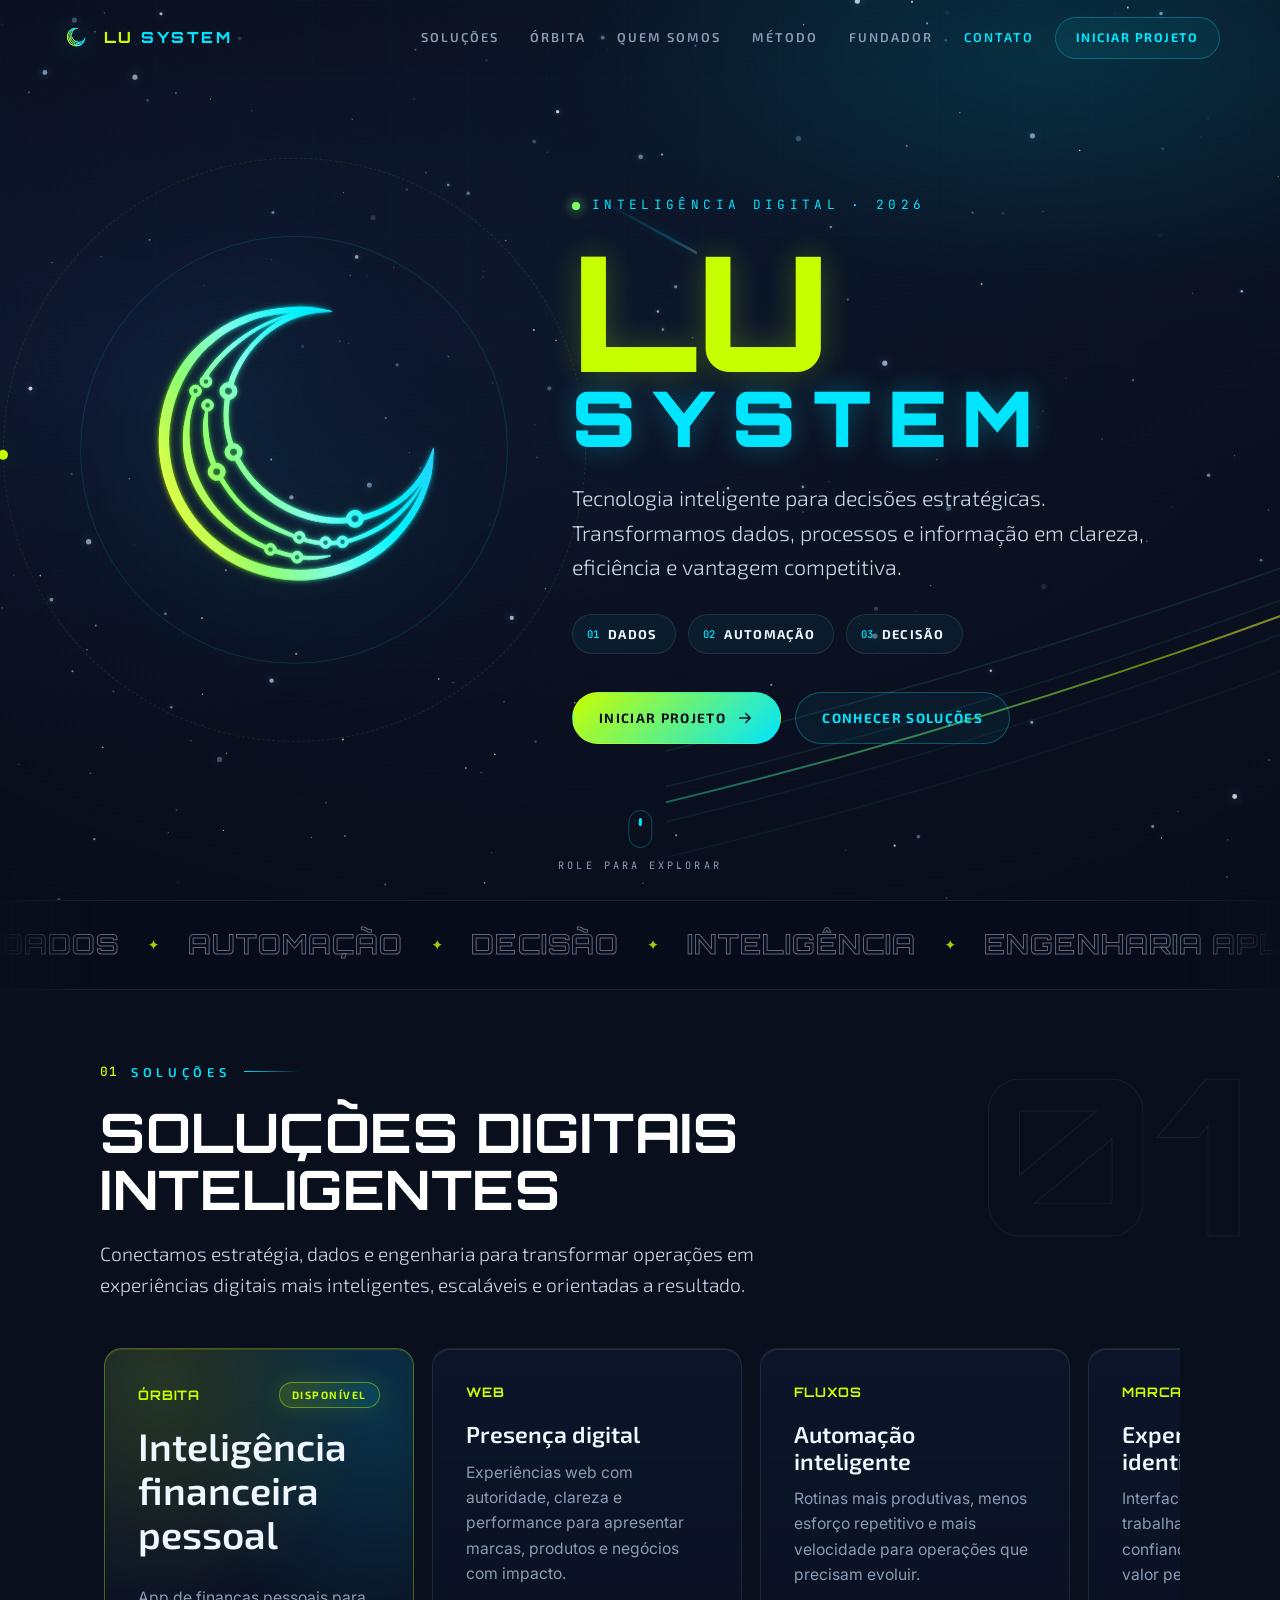
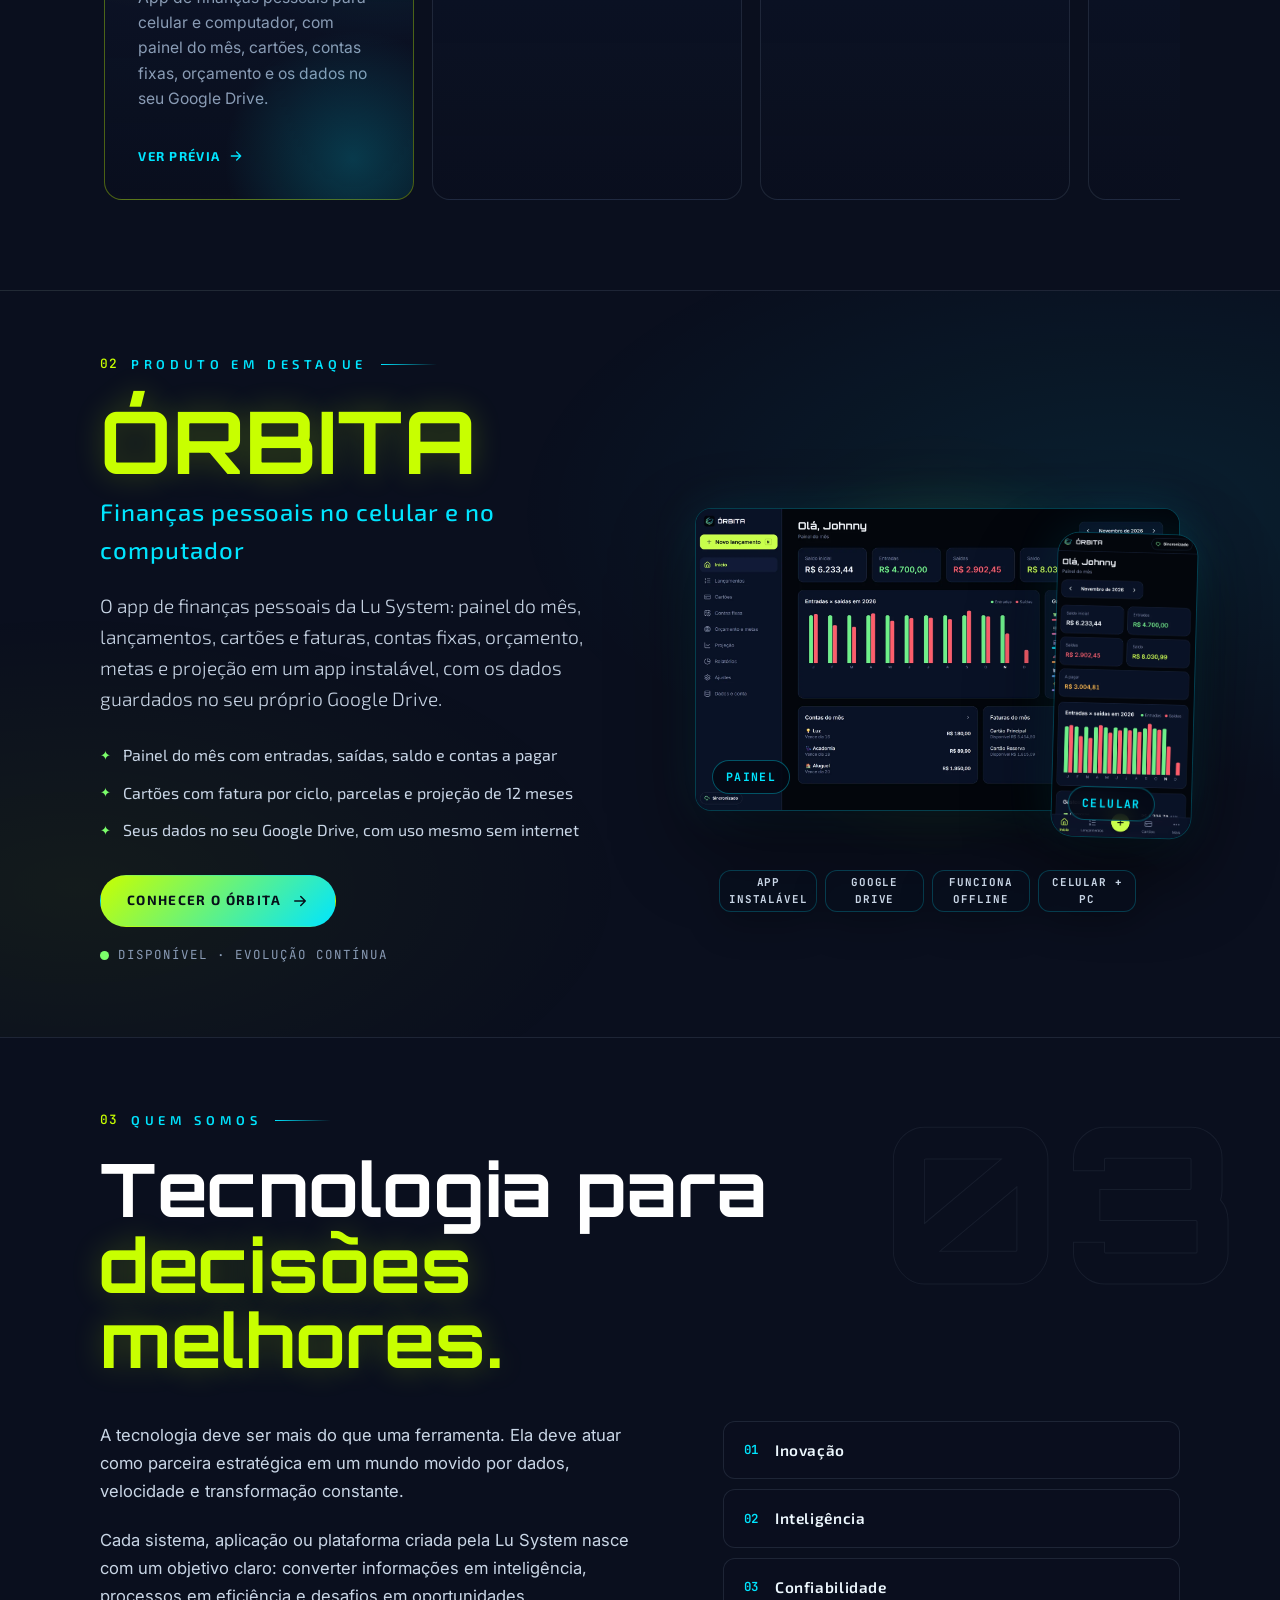
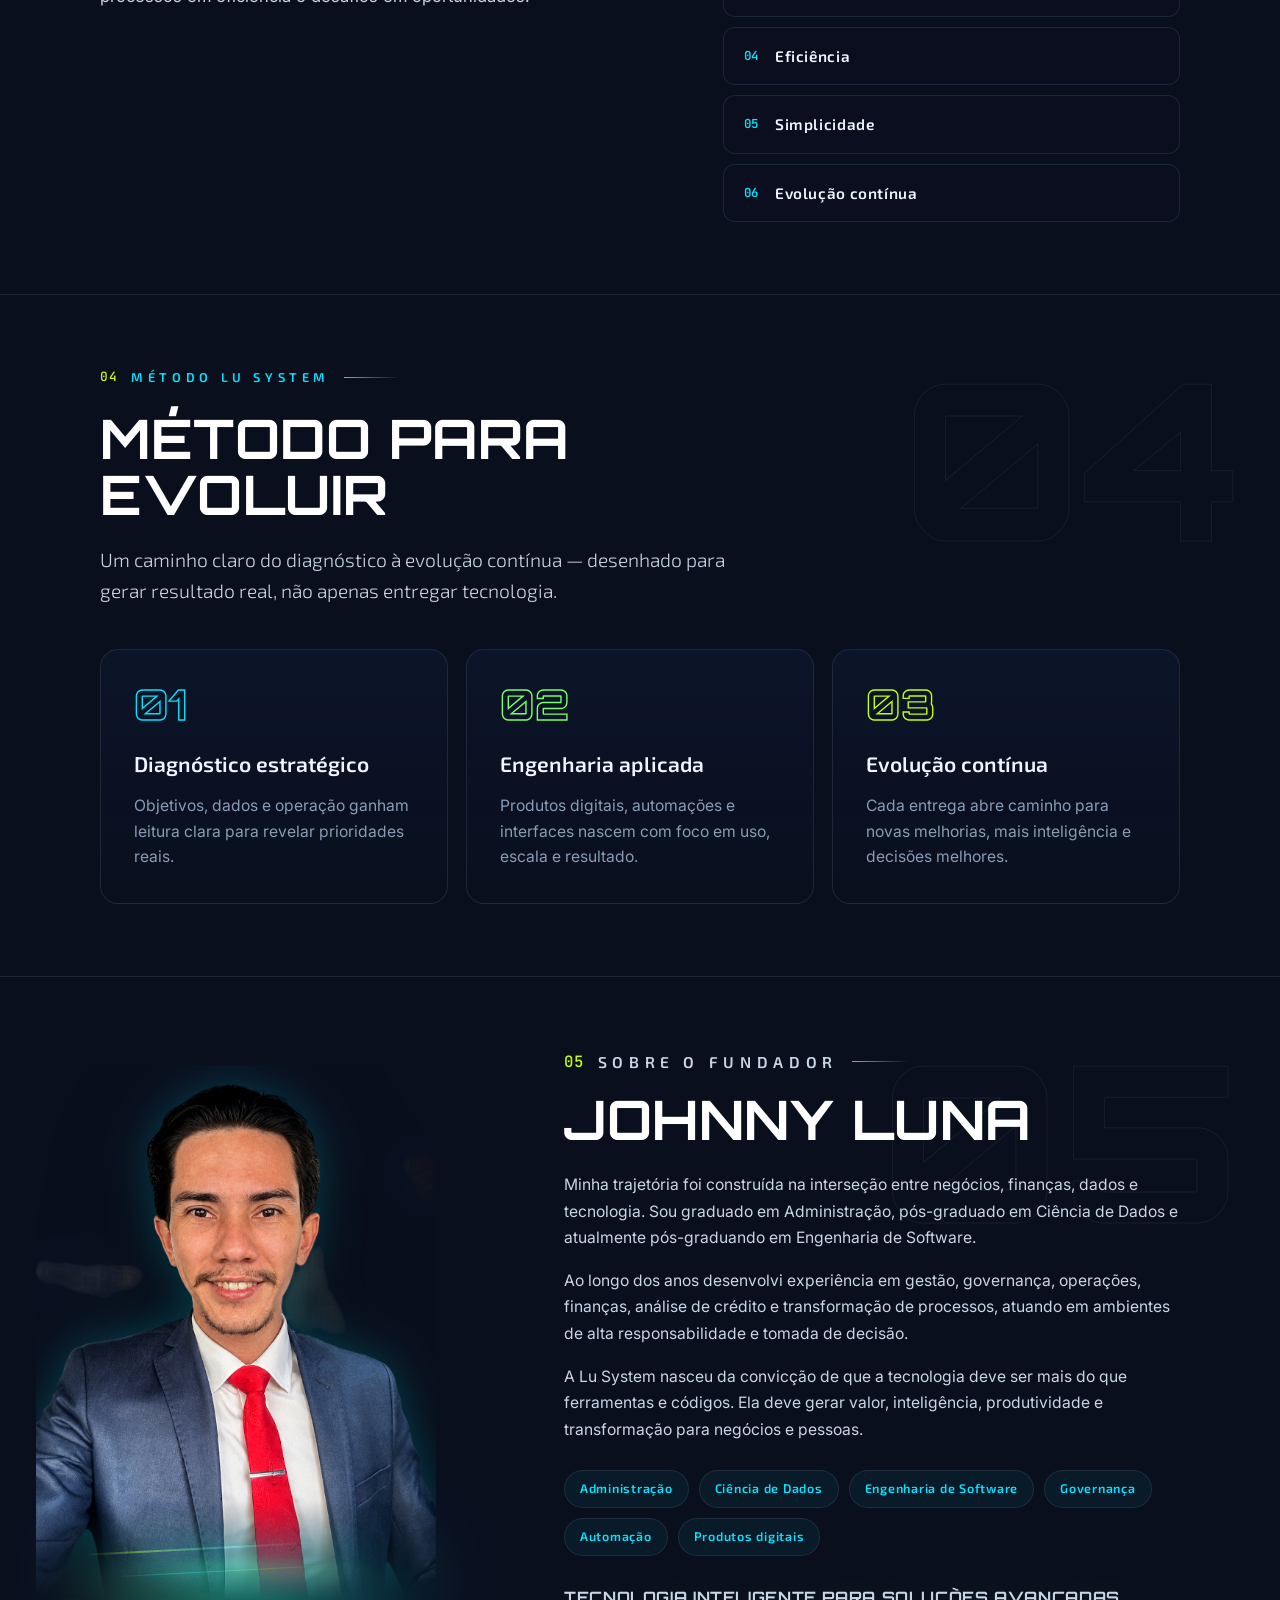
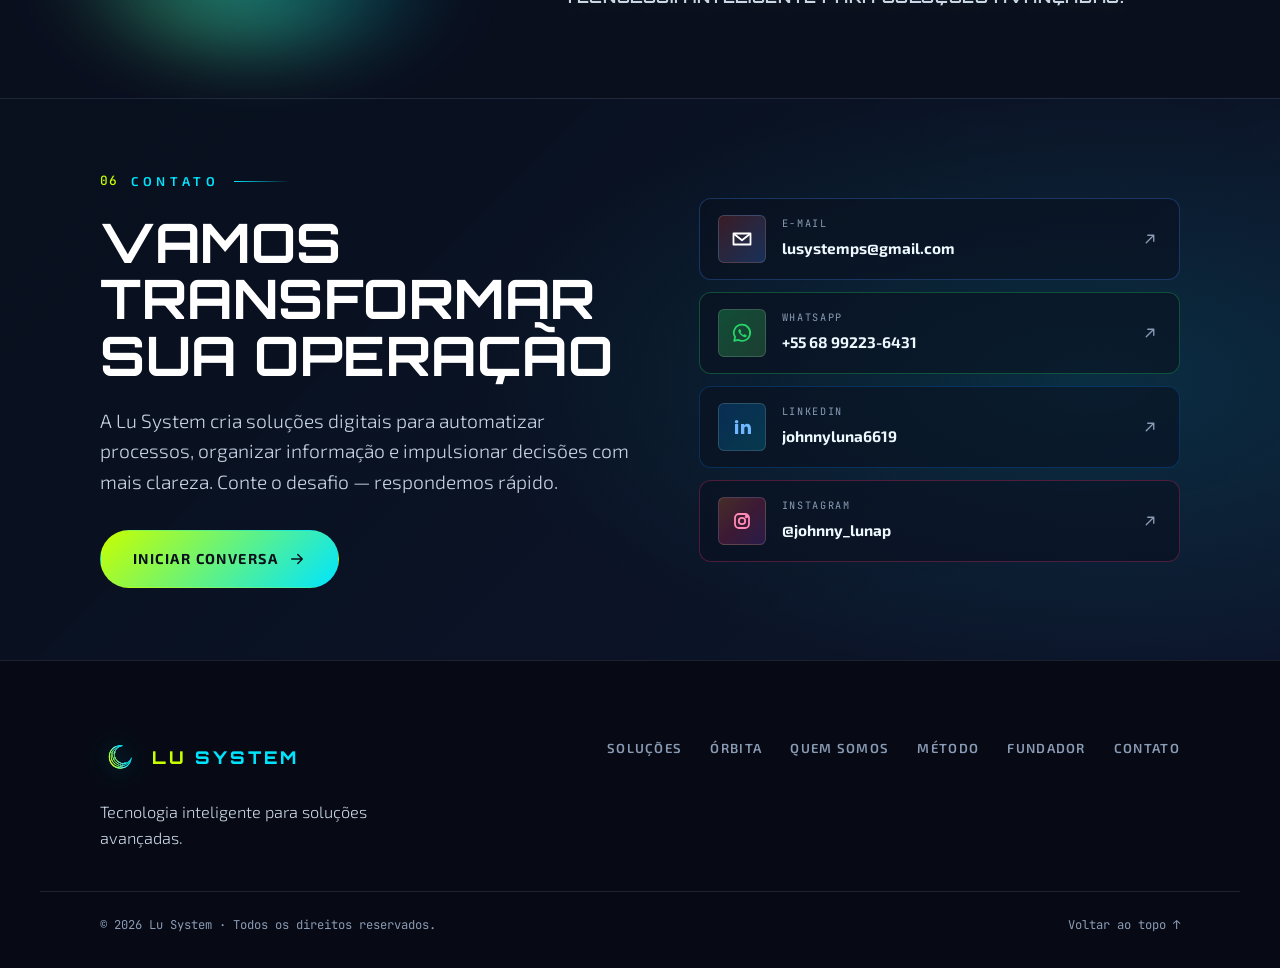
<file: index.html>
<!doctype html>
<html lang="pt-BR">
  <head>
    <meta charset="utf-8">
    <meta name="viewport" content="width=device-width, initial-scale=1">
    <meta
      name="description"
      content="Lu System desenvolve soluções digitais inteligentes com dados, automação e engenharia de software para transformar processos em clareza, eficiência e decisão."
    >
    <meta name="author" content="Lu System">
    <meta name="publisher" content="Lu System">
    <meta name="robots" content="index, follow">
    <meta
      name="keywords"
      content="Lu System, tecnologia inteligente, soluções digitais, automação, ciência de dados, engenharia de software, transformação digital, Órbita"
    >
    <meta name="theme-color" content="#0A0F1E">
    <title>Lu System | Tecnologia Inteligente</title>
    <link rel="canonical" href="https://www.lusystem.com.br/">
    <meta property="og:type" content="website">
    <meta property="og:locale" content="pt_BR">
    <meta property="og:site_name" content="Lu System">
    <meta property="og:title" content="Lu System | Tecnologia Inteligente">
    <meta
      property="og:description"
      content="Soluções digitais com dados, automação e engenharia de software para transformar processos em clareza, eficiência e decisão."
    >
    <meta property="og:url" content="https://www.lusystem.com.br/">
    <meta property="og:image" content="https://www.lusystem.com.br/share/og-lusystem.png">
    <meta property="og:image:secure_url" content="https://www.lusystem.com.br/share/og-lusystem.png">
    <meta property="og:image:type" content="image/png">
    <meta property="og:image:width" content="1200">
    <meta property="og:image:height" content="630">
    <meta property="og:image:alt" content="Lu System - Tecnologia inteligente para soluções avançadas">
    <meta name="twitter:card" content="summary_large_image">
    <meta name="twitter:title" content="Lu System | Tecnologia Inteligente">
    <meta
      name="twitter:description"
      content="Dados, automação e engenharia de software para transformar processos em clareza, eficiência e decisão."
    >
    <meta name="twitter:image" content="https://www.lusystem.com.br/share/og-lusystem.png">
    <meta name="twitter:image:alt" content="Lu System - Tecnologia inteligente para soluções avançadas">
    <link rel="icon" href="favicon.svg" type="image/svg+xml">
    <link rel="shortcut icon" href="favicon.svg" type="image/svg+xml">
    <link rel="preconnect" href="https://fonts.googleapis.com">
    <link rel="preconnect" href="https://fonts.gstatic.com" crossorigin>
    <link
      href="https://fonts.googleapis.com/css2?family=Orbitron:wght@500;600;700;800;900&family=Exo+2:ital,wght@0,300;0,400;0,500;0,600;0,700;1,300&family=Inter:wght@400;500;600;700&family=JetBrains+Mono:wght@400;500&display=swap"
      rel="stylesheet"
    >
    <link rel="stylesheet" href="styles.css">
    <script type="application/ld+json">
      {
        "@context": "https://schema.org",
        "@type": "Organization",
        "name": "Lu System",
        "url": "https://www.lusystem.com.br/",
        "logo": "https://www.lusystem.com.br/favicon.svg",
        "image": "https://www.lusystem.com.br/share/og-lusystem.png",
        "description": "Soluções digitais inteligentes com dados, automação e engenharia de software.",
        "founder": {
          "@type": "Person",
          "name": "Johnny Luna",
          "jobTitle": "Fundador e CEO"
        },
        "sameAs": [
          "https://orbita.lusystem.com.br/",
          "https://www.linkedin.com/in/johnnyluna6619/",
          "https://www.instagram.com/johnny_lunap/"
        ],
        "contactPoint": {
          "@type": "ContactPoint",
          "email": "lusystemps@gmail.com",
          "telephone": "+55-68-99223-6431",
          "contactType": "customer support",
          "areaServed": "BR",
          "availableLanguage": "Portuguese"
        }
      }
    </script>
  </head>
  <body>
    <!-- ===== Cosmic background layers ===== -->
    <div class="space" aria-hidden="true"></div>
    <canvas class="stars" aria-hidden="true"></canvas>
    <div class="energy" aria-hidden="true"></div>
    <div class="grid-overlay" aria-hidden="true"></div>

    <a class="skip-link" href="#inicio">Pular para o conteúdo</a>

    <!-- ===== Header ===== -->
    <header class="site-header" data-reveal-skip>
      <a class="brand" href="#inicio" aria-label="Lu System — início">
        <img src="book_identidade/assets/lu-moon.svg" alt="">
        <span><strong>LU</strong> SYSTEM</span>
      </a>
      <nav class="nav-desktop" aria-label="Navegação principal">
        <a href="#solucoes">Soluções</a>
        <a href="#orbita">Órbita</a>
        <a href="#quem-somos">Quem somos</a>
        <a href="#metodo">Método</a>
        <a href="#fundador">Fundador</a>
        <a href="#contato">Contato</a>
      </nav>
      <a class="nav-cta" href="#contato">Iniciar projeto</a>
      <button class="nav-toggle" type="button" aria-label="Abrir menu" aria-expanded="false" aria-controls="mobile-menu">
        <span></span><span></span><span></span>
      </button>
    </header>

    <div class="mobile-menu" id="mobile-menu" hidden>
      <nav aria-label="Navegação móvel">
        <a href="#solucoes">Soluções</a>
        <a href="#orbita">Órbita</a>
        <a href="#quem-somos">Quem somos</a>
        <a href="#metodo">Método</a>
        <a href="#fundador">Fundador</a>
        <a href="#contato">Contato</a>
        <a class="mobile-cta" href="#contato">Iniciar projeto</a>
      </nav>
    </div>

    <main>
      <!-- ===== HERO ===== -->
      <section class="hero" id="inicio" data-screen-label="Hero">
        <div class="hero-moon" aria-hidden="true">
          <img src="book_identidade/assets/lu-moon.svg" alt="" data-parallax="0.04">
          <span class="orbit-ring orbit-ring--1"></span>
          <span class="orbit-ring orbit-ring--2"></span>
          <span class="orbit-dot"></span>
        </div>

        <div class="hero-inner">
          <p class="hero-kicker"><span class="dot"></span>Inteligência digital · 2026</p>
          <h1 class="wordmark">
            <span class="wordmark-lu">LU</span>
            <span class="wordmark-system">SYSTEM</span>
          </h1>
          <p class="hero-tagline">
            Tecnologia inteligente para decisões estratégicas. Transformamos
            dados, processos e informação em clareza, eficiência e vantagem
            competitiva.
          </p>
          <div class="hero-signals" aria-label="Pilares da Lu System">
            <span data-mono="01">Dados</span>
            <span data-mono="02">Automação</span>
            <span data-mono="03">Decisão</span>
          </div>
          <div class="hero-actions">
            <a class="btn btn--primary" href="#contato">
              Iniciar projeto
              <svg viewBox="0 0 24 24" aria-hidden="true"><path d="M5 12h14M13 6l6 6-6 6"></path></svg>
            </a>
            <a class="btn btn--ghost" href="#solucoes">Conhecer soluções</a>
          </div>
        </div>

        <a class="scroll-hint" href="#solucoes" aria-label="Rolar para soluções">
          <span class="mouse"></span>
          <span class="scroll-hint-label">Role para explorar</span>
        </a>
      </section>

      <!-- ===== TICKER ===== -->
      <div class="ticker" aria-hidden="true">
        <div class="ticker-track">
          <span>Dados</span><i>✦</i><span>Automação</span><i>✦</i><span>Decisão</span><i>✦</i>
          <span>Inteligência</span><i>✦</i><span>Engenharia aplicada</span><i>✦</i><span>Produtos digitais</span><i>✦</i>
          <span>Governança</span><i>✦</i><span>Evolução contínua</span><i>✦</i>
          <span>Dados</span><i>✦</i><span>Automação</span><i>✦</i><span>Decisão</span><i>✦</i>
          <span>Inteligência</span><i>✦</i><span>Engenharia aplicada</span><i>✦</i><span>Produtos digitais</span><i>✦</i>
          <span>Governança</span><i>✦</i><span>Evolução contínua</span><i>✦</i>
        </div>
      </div>

      <!-- ===== SOLUÇÕES (bento) ===== -->
      <section class="section solutions" id="solucoes" data-screen-label="Soluções">
        <span class="section-no" aria-hidden="true">01</span>
        <div class="wrap">
          <header class="section-head reveal">
            <p class="eyebrow"><span class="idx">01</span> Soluções</p>
            <h2 class="title">Soluções digitais<br>inteligentes</h2>
            <p class="lead">
              Conectamos estratégia, dados e engenharia para transformar operações
              em experiências digitais mais inteligentes, escaláveis e orientadas a
              resultado.
            </p>
          </header>

          <div class="bento reveal">
            <article class="bento-card bento-card--feature">
              <div class="bento-top">
                <span class="bento-tag">Órbita</span>
                <span class="badge badge--ready">Disponível</span>
              </div>
              <h3>Inteligência financeira pessoal</h3>
              <p>
                App de finanças pessoais para celular e computador, com painel do
                mês, cartões, contas fixas, orçamento e os dados no seu Google Drive.
              </p>
              <a class="bento-link" href="#orbita">
                Ver prévia
                <svg viewBox="0 0 24 24" aria-hidden="true"><path d="M5 12h14M13 6l6 6-6 6"></path></svg>
              </a>
              <span class="bento-glow" aria-hidden="true"></span>
            </article>

            <article class="bento-card">
              <span class="bento-tag">Web</span>
              <h3>Presença digital</h3>
              <p>
                Experiências web com autoridade, clareza e performance para
                apresentar marcas, produtos e negócios com impacto.
              </p>
            </article>

            <article class="bento-card">
              <span class="bento-tag">Fluxos</span>
              <h3>Automação inteligente</h3>
              <p>
                Rotinas mais produtivas, menos esforço repetitivo e mais velocidade
                para operações que precisam evoluir.
              </p>
            </article>

            <article class="bento-card bento-card--wide">
              <span class="bento-tag">Marca</span>
              <h3>Experiência &amp; identidade</h3>
              <p>
                Interface, conteúdo e marca trabalhando juntos para gerar confiança,
                posicionamento e valor percebido.
              </p>
            </article>
          </div>
        </div>
      </section>

      <!-- ===== ÓRBITA SPOTLIGHT ===== -->
      <section class="section orbita" id="orbita" data-screen-label="Órbita">
        <div class="wrap orbita-grid">
          <div class="orbita-copy reveal">
            <p class="eyebrow"><span class="idx">02</span> Produto em destaque</p>
            <h2 class="title orbita-title">Órbita</h2>
            <p class="orbita-sub">Finanças pessoais no celular e no computador</p>
            <p class="lead">
              O app de finanças pessoais da Lu System: painel do mês, lançamentos,
              cartões e faturas, contas fixas, orçamento, metas e projeção em um
              app instalável, com os dados guardados no seu próprio Google Drive.
            </p>
            <ul class="orbita-feats">
              <li><span class="tick" aria-hidden="true">✦</span>Painel do mês com entradas, saídas, saldo e contas a pagar</li>
              <li><span class="tick" aria-hidden="true">✦</span>Cartões com fatura por ciclo, parcelas e projeção de 12 meses</li>
              <li><span class="tick" aria-hidden="true">✦</span>Seus dados no seu Google Drive, com uso mesmo sem internet</li>
            </ul>
            <div class="orbita-actions">
              <a class="btn btn--primary" href="https://orbita.lusystem.com.br/" target="_blank" rel="noopener noreferrer">
                Conhecer o Órbita
                <svg viewBox="0 0 24 24" aria-hidden="true"><path d="M5 12h14M13 6l6 6-6 6"></path></svg>
              </a>
              <span class="orbita-status"><span class="pulse"></span>Disponível · evolução contínua</span>
            </div>
          </div>

          <div class="orbita-preview reveal" aria-label="Prévia de telas do Órbita">
            <a class="orbita-shot orbita-shot--main" href="https://orbita.lusystem.com.br/" target="_blank" rel="noopener noreferrer">
              <img src="assets/orbita/painel.webp" width="1600" height="1000" loading="lazy" alt="Painel do mês do Órbita no computador, com saldo, entradas e saídas do ano, gastos por categoria, contas e faturas do mês">
              <span>Painel</span>
            </a>
            <a class="orbita-shot orbita-shot--float" href="https://orbita.lusystem.com.br/" target="_blank" rel="noopener noreferrer">
              <img src="assets/orbita/celular.webp" width="720" height="1560" loading="lazy" alt="Painel do mês do Órbita no celular, com saldo, entradas, saídas e gráfico do ano">
              <span>Celular</span>
            </a>
            <div class="orbita-specs" aria-label="Diferenciais do Órbita">
              <span>App instalável</span>
              <span>Google Drive</span>
              <span>Funciona offline</span>
              <span>Celular + PC</span>
            </div>
            <span class="orbita-device-glow" aria-hidden="true"></span>
          </div>
        </div>
      </section>

      <!-- ===== QUEM SOMOS ===== -->
      <section class="section manifesto" id="quem-somos" data-screen-label="Quem somos">
        <span class="section-no" aria-hidden="true">03</span>
        <div class="wrap">
          <header class="section-head reveal">
            <p class="eyebrow"><span class="idx">03</span> Quem somos</p>
            <h2 class="title big-statement">
              Tecnologia para<br><em>decisões melhores.</em>
            </h2>
          </header>
          <div class="manifesto-grid">
            <div class="manifesto-copy reveal">
              <p>
                A tecnologia deve ser mais do que uma ferramenta. Ela deve atuar
                como parceira estratégica em um mundo movido por dados, velocidade e
                transformação constante.
              </p>
              <p>
                Cada sistema, aplicação ou plataforma criada pela Lu System nasce
                com um objetivo claro: converter informações em inteligência,
                processos em eficiência e desafios em oportunidades.
              </p>
            </div>
            <ul class="values reveal" aria-label="Valores da Lu System">
              <li><span class="v-no">01</span>Inovação</li>
              <li><span class="v-no">02</span>Inteligência</li>
              <li><span class="v-no">03</span>Confiabilidade</li>
              <li><span class="v-no">04</span>Eficiência</li>
              <li><span class="v-no">05</span>Simplicidade</li>
              <li><span class="v-no">06</span>Evolução contínua</li>
            </ul>
          </div>
        </div>
      </section>

      <!-- ===== MÉTODO ===== -->
      <section class="section method" id="metodo" data-screen-label="Método">
        <span class="section-no" aria-hidden="true">04</span>
        <div class="wrap">
          <header class="section-head reveal">
            <p class="eyebrow"><span class="idx">04</span> Método Lu System</p>
            <h2 class="title">Método para evoluir</h2>
            <p class="lead">
              Um caminho claro do diagnóstico à evolução contínua — desenhado para
              gerar resultado real, não apenas entregar tecnologia.
            </p>
          </header>
          <ol class="steps reveal">
            <li class="step">
              <span class="step-no">01</span>
              <h3>Diagnóstico estratégico</h3>
              <p>Objetivos, dados e operação ganham leitura clara para revelar prioridades reais.</p>
            </li>
            <li class="step">
              <span class="step-no">02</span>
              <h3>Engenharia aplicada</h3>
              <p>Produtos digitais, automações e interfaces nascem com foco em uso, escala e resultado.</p>
            </li>
            <li class="step">
              <span class="step-no">03</span>
              <h3>Evolução contínua</h3>
              <p>Cada entrega abre caminho para novas melhorias, mais inteligência e decisões melhores.</p>
            </li>
          </ol>
        </div>
      </section>

      <!-- ===== FUNDADOR ===== -->
      <section class="section founder" id="fundador" data-screen-label="Fundador">
        <span class="section-no" aria-hidden="true">05</span>
        <div class="wrap founder-grid">
          <div class="founder-photo reveal">
            <div class="founder-photo-frame">
              <img src="Johnny II.PNG" alt="Johnny Luna, fundador da Lu System">
            </div>
            <span class="founder-photo-flow" aria-hidden="true"></span>
            <span class="founder-photo-glow" aria-hidden="true"></span>
          </div>
          <div class="founder-copy reveal">
            <p class="eyebrow"><span class="idx">05</span> Sobre o fundador</p>
            <h2 class="title">Johnny Luna</h2>
            <p>
              Minha trajetória foi construída na interseção entre negócios, finanças,
              dados e tecnologia. Sou graduado em Administração, pós-graduado em
              Ciência de Dados e atualmente pós-graduando em Engenharia de Software.
            </p>
            <p>
              Ao longo dos anos desenvolvi experiência em gestão, governança,
              operações, finanças, análise de crédito e transformação de processos,
              atuando em ambientes de alta responsabilidade e tomada de decisão.
            </p>
            <p>
              A Lu System nasceu da convicção de que a tecnologia deve ser mais do
              que ferramentas e códigos. Ela deve gerar valor, inteligência,
              produtividade e transformação para negócios e pessoas.
            </p>
            <ul class="chips" aria-label="Áreas de atuação">
              <li>Administração</li>
              <li>Ciência de Dados</li>
              <li>Engenharia de Software</li>
              <li>Governança</li>
              <li>Automação</li>
              <li>Produtos digitais</li>
            </ul>
            <p class="founder-statement">Tecnologia inteligente para soluções avançadas.</p>
          </div>
        </div>
      </section>

      <!-- ===== CONTATO ===== -->
      <section class="section contact" id="contato" data-screen-label="Contato">
        <div class="wrap contact-grid">
          <div class="contact-copy reveal">
            <p class="eyebrow"><span class="idx">06</span> Contato</p>
            <h2 class="title">Vamos transformar<br>sua operação</h2>
            <p class="lead">
              A Lu System cria soluções digitais para automatizar processos,
              organizar informação e impulsionar decisões com mais clareza.
              Conte o desafio — respondemos rápido.
            </p>
            <a class="btn btn--primary btn--lg" href="mailto:lusystemps@gmail.com">
              Iniciar conversa
              <svg viewBox="0 0 24 24" aria-hidden="true"><path d="M5 12h14M13 6l6 6-6 6"></path></svg>
            </a>
          </div>

          <div class="contact-actions reveal" aria-label="Canais de contato">
            <a class="contact-link contact-email" href="mailto:lusystemps@gmail.com">
              <span class="contact-icon" aria-hidden="true">
                <svg viewBox="0 0 24 24" focusable="false">
                  <path d="M3.5 6.5h17v11h-17z"></path>
                  <path d="m4.4 7.2 7.6 6 7.6-6"></path>
                </svg>
              </span>
              <span class="contact-text">
                <span>E-mail</span>
                <strong>lusystemps@gmail.com</strong>
              </span>
              <svg class="contact-arrow" viewBox="0 0 24 24" aria-hidden="true"><path d="M7 17 17 7M9 7h8v8"></path></svg>
            </a>
            <a class="contact-link contact-whatsapp" href="https://wa.me/5568992236431" target="_blank" rel="noopener noreferrer">
              <span class="contact-icon" aria-hidden="true">
                <svg viewBox="0 0 24 24" focusable="false">
                  <path d="M12 3.7a8.1 8.1 0 0 0-6.9 12.4l-.9 3.7 3.8-1A8.1 8.1 0 1 0 12 3.7Z"></path>
                  <path d="M8.8 8.7c.2-.4.4-.4.7-.4h.5c.2 0 .4.1.5.4l.7 1.6c.1.2 0 .4-.1.5l-.5.6c.7 1.2 1.6 2 2.9 2.6l.6-.7c.1-.2.4-.2.6-.1l1.5.7c.3.1.4.3.4.6v.5c0 .4-.2.7-.5.9-.7.4-1.8.3-3.2-.4-1.5-.7-2.7-1.8-3.6-3.2-.8-1.3-1.1-2.5-.8-3.2Z"></path>
                </svg>
              </span>
              <span class="contact-text">
                <span>WhatsApp</span>
                <strong>+55 68 99223-6431</strong>
              </span>
              <svg class="contact-arrow" viewBox="0 0 24 24" aria-hidden="true"><path d="M7 17 17 7M9 7h8v8"></path></svg>
            </a>
            <a class="contact-link contact-linkedin" href="https://www.linkedin.com/in/johnnyluna6619/" target="_blank" rel="noopener noreferrer">
              <span class="contact-icon" aria-hidden="true">
                <svg viewBox="0 0 24 24" focusable="false">
                  <path d="M5 9h3.2v10H5z"></path>
                  <path d="M6.6 5a1.8 1.8 0 1 1 0 3.6A1.8 1.8 0 0 1 6.6 5Z"></path>
                  <path d="M11 9h3v1.4c.5-.9 1.5-1.7 3.1-1.7 2.4 0 3.9 1.6 3.9 4.7V19h-3.2v-5.1c0-1.4-.5-2.3-1.7-2.3-1.1 0-1.8.8-1.8 2.3V19H11z"></path>
                </svg>
              </span>
              <span class="contact-text">
                <span>LinkedIn</span>
                <strong>johnnyluna6619</strong>
              </span>
              <svg class="contact-arrow" viewBox="0 0 24 24" aria-hidden="true"><path d="M7 17 17 7M9 7h8v8"></path></svg>
            </a>
            <a class="contact-link contact-instagram" href="https://www.instagram.com/johnny_lunap/" target="_blank" rel="noopener noreferrer">
              <span class="contact-icon" aria-hidden="true">
                <svg viewBox="0 0 24 24" focusable="false">
                  <rect x="5" y="5" width="14" height="14" rx="4"></rect>
                  <circle cx="12" cy="12" r="3.2"></circle>
                  <circle cx="16.5" cy="7.5" r="0.8"></circle>
                </svg>
              </span>
              <span class="contact-text">
                <span>Instagram</span>
                <strong>@johnny_lunap</strong>
              </span>
              <svg class="contact-arrow" viewBox="0 0 24 24" aria-hidden="true"><path d="M7 17 17 7M9 7h8v8"></path></svg>
            </a>
          </div>
        </div>
      </section>
    </main>

    <!-- ===== FOOTER ===== -->
    <footer class="site-footer">
      <div class="wrap footer-grid">
        <div class="footer-brand-col">
          <a class="footer-brand" href="#inicio" aria-label="Lu System">
            <img src="book_identidade/assets/lu-moon.svg" alt="">
            <span><strong>LU</strong> SYSTEM</span>
          </a>
          <p class="footer-tag">Tecnologia inteligente para soluções avançadas.</p>
        </div>
        <nav class="footer-nav" aria-label="Rodapé">
          <a href="#solucoes">Soluções</a>
          <a href="#orbita">Órbita</a>
          <a href="#quem-somos">Quem somos</a>
          <a href="#metodo">Método</a>
          <a href="#fundador">Fundador</a>
          <a href="#contato">Contato</a>
        </nav>
      </div>
      <div class="wrap footer-bottom">
        <span>© 2026 Lu System · Todos os direitos reservados.</span>
        <a class="footer-top" href="#inicio">Voltar ao topo ↑</a>
      </div>
    </footer>

    <script src="app.js"></script>
  </body>
</html>
</file>
<file: styles.css>
/* ============================================================
   LU SYSTEM · Landing — refatoração 2026
   Sistema: Brand Book v2.0 (dark-first, cromática orbital)
   ============================================================ */

/* ---------- Tokens ---------- */
:root {
  color-scheme: dark;

  --lu-primary: #c8ff00;   /* Lima Lunar  */
  --lu-accent:  #00e5ff;   /* Ciano Orbital */
  --lu-secondary:#7bff6a;  /* Verde Neon  */

  --lu-bg:      #0a0f1e;   /* Deep Space  */
  --lu-bg-deep: #06090f;
  --lu-card:    #0d1830;   /* Nebula Dark */
  --lu-mid:     #132040;   /* Midnight    */

  --lu-text:    #ffffff;
  --lu-dim:     #c9d6e6;
  --lu-muted:   #8a9cb5;

  --lu-line:      rgba(0, 229, 255, 0.30);
  --lu-line-soft: rgba(136, 156, 181, 0.16);

  --r-sm: 6px;
  --r-md: 12px;
  --r-lg: 18px;
  --r-xl: 28px;
  --r-pill: 999px;

  --glow-cyan: 0 0 26px rgba(0, 229, 255, 0.30);
  --glow-lime: 0 0 30px rgba(200, 255, 0, 0.24);

  --font-display: "Orbitron", "Arial Narrow", sans-serif;
  --font-alt: "Exo 2", "Segoe UI", sans-serif;
  --font-body: "Inter", system-ui, sans-serif;
  --font-mono: "JetBrains Mono", ui-monospace, monospace;

  --maxw: 1200px;
  --pad: clamp(20px, 5vw, 60px);
  --header-h: 76px;

  --ease: cubic-bezier(0.22, 0.7, 0.25, 1);
}

* { box-sizing: border-box; }

html {
  scroll-behavior: smooth;
  scroll-padding-top: calc(var(--header-h) + 12px);
  -webkit-text-size-adjust: 100%;
}

body {
  margin: 0;
  font-family: var(--font-body);
  font-size: 16px;
  line-height: 1.6;
  color: var(--lu-text);
  background: var(--lu-bg);
  overflow-x: hidden;
  -webkit-font-smoothing: antialiased;
  text-rendering: optimizeLegibility;
}

a { color: inherit; text-decoration: none; }
img { max-width: 100%; display: block; }
ul, ol { margin: 0; padding: 0; list-style: none; }
h1, h2, h3, p { margin: 0; }

.wrap {
  width: 100%;
  max-width: var(--maxw);
  margin: 0 auto;
  padding-inline: var(--pad);
}

.skip-link {
  position: fixed;
  top: 8px;
  left: 8px;
  z-index: 200;
  padding: 10px 16px;
  border-radius: var(--r-sm);
  background: var(--lu-primary);
  color: #06101a;
  font-family: var(--font-alt);
  font-weight: 700;
  transform: translateY(-160%);
  transition: transform 0.2s var(--ease);
}
.skip-link:focus { transform: translateY(0); }

/* ============================================================
   Background layers
   ============================================================ */
.space {
  position: fixed;
  inset: 0;
  z-index: -3;
  background:
    radial-gradient(120% 80% at 82% 6%, rgba(0, 110, 130, 0.34) 0%, rgba(10, 30, 52, 0.18) 32%, rgba(8, 14, 28, 0) 60%),
    radial-gradient(95% 70% at 10% 40%, rgba(19, 32, 64, 0.5) 0%, rgba(8, 14, 28, 0) 62%),
    radial-gradient(150% 130% at 50% 36%, #0c1426 0%, #0a0f1e 45%, #070b16 78%, #04060d 100%);
}

.stars {
  position: fixed;
  inset: 0;
  z-index: -2;
  pointer-events: none;
}

.energy {
  position: fixed;
  right: 0;
  bottom: 0;
  width: 48vw;
  height: 42vh;
  z-index: -2;
  opacity: 0.6;
  pointer-events: none;
}

.grid-overlay {
  position: fixed;
  inset: 0;
  z-index: -2;
  pointer-events: none;
  opacity: 0.5;
  background-image:
    linear-gradient(rgba(0, 229, 255, 0.035) 1px, transparent 1px),
    linear-gradient(90deg, rgba(0, 229, 255, 0.035) 1px, transparent 1px);
  background-size: 78px 78px, 78px 78px;
  mask-image: radial-gradient(120% 90% at 50% 0%, #000 30%, transparent 78%);
  -webkit-mask-image: radial-gradient(120% 90% at 50% 0%, #000 30%, transparent 78%);
}

/* ============================================================
   Header / nav
   ============================================================ */
.site-header {
  position: fixed;
  top: 0;
  left: 0;
  right: 0;
  z-index: 100;
  height: var(--header-h);
  display: flex;
  align-items: center;
  gap: 20px;
  padding-inline: var(--pad);
  background: transparent;
  border-bottom: 1px solid transparent;
  transition: background 0.4s var(--ease), border-color 0.4s var(--ease), backdrop-filter 0.4s var(--ease);
}
.site-header.scrolled {
  background: rgba(7, 11, 22, 0.72);
  border-bottom-color: var(--lu-line-soft);
  backdrop-filter: blur(16px);
  -webkit-backdrop-filter: blur(16px);
}

.brand, .footer-brand {
  display: inline-flex;
  align-items: center;
  gap: 12px;
  font-family: var(--font-display);
  font-size: 0.96rem;
  font-weight: 800;
  letter-spacing: 0.16em;
  white-space: nowrap;
  color: var(--lu-accent);
}
.brand img, .footer-brand img {
  width: 32px;
  height: 32px;
  object-fit: contain;
  filter: drop-shadow(0 0 12px rgba(0, 229, 255, 0.4));
}
.brand strong, .footer-brand strong { color: var(--lu-primary); font-weight: 800; }

.nav-desktop {
  display: flex;
  gap: clamp(18px, 2.4vw, 34px);
  margin-left: auto;
}
.nav-desktop a {
  position: relative;
  font-family: var(--font-alt);
  font-size: 0.8rem;
  font-weight: 600;
  letter-spacing: 0.16em;
  text-transform: uppercase;
  color: var(--lu-muted);
  transition: color 0.25s var(--ease);
}
.nav-desktop a::after {
  content: "";
  position: absolute;
  left: 0;
  bottom: -6px;
  width: 100%;
  height: 1px;
  background: var(--lu-accent);
  transform: scaleX(0);
  transform-origin: left;
  transition: transform 0.3s var(--ease);
}
.nav-desktop a:hover { color: var(--lu-accent); text-shadow: var(--glow-cyan); }
.nav-desktop a:hover::after { transform: scaleX(1); }

.nav-cta {
  display: inline-flex;
  align-items: center;
  height: 42px;
  padding: 0 20px;
  border-radius: var(--r-pill);
  background: rgba(0, 229, 255, 0.06);
  border: 1px solid var(--lu-line);
  color: var(--lu-accent);
  font-family: var(--font-alt);
  font-size: 0.78rem;
  font-weight: 700;
  letter-spacing: 0.12em;
  text-transform: uppercase;
  transition: transform 0.2s var(--ease), box-shadow 0.2s var(--ease), background 0.2s var(--ease);
}
.nav-cta:hover {
  transform: translateY(-2px);
  background: rgba(0, 229, 255, 0.12);
  box-shadow: var(--glow-cyan);
}

.nav-toggle {
  display: none;
  margin-left: auto;
  width: 46px;
  height: 46px;
  flex-direction: column;
  gap: 5px;
  align-items: center;
  justify-content: center;
  background: rgba(10, 15, 30, 0.6);
  border: 1px solid var(--lu-line-soft);
  border-radius: var(--r-sm);
  cursor: pointer;
}
.nav-toggle span {
  width: 20px;
  height: 2px;
  background: var(--lu-accent);
  border-radius: 2px;
  transition: transform 0.3s var(--ease), opacity 0.2s var(--ease);
}
.nav-toggle[aria-expanded="true"] span:nth-child(1) { transform: translateY(7px) rotate(45deg); }
.nav-toggle[aria-expanded="true"] span:nth-child(2) { opacity: 0; }
.nav-toggle[aria-expanded="true"] span:nth-child(3) { transform: translateY(-7px) rotate(-45deg); }

.mobile-menu {
  position: fixed;
  inset: var(--header-h) 0 auto 0;
  z-index: 99;
  background: rgba(7, 11, 22, 0.96);
  border-bottom: 1px solid var(--lu-line-soft);
  backdrop-filter: blur(18px);
  -webkit-backdrop-filter: blur(18px);
  animation: menu-in 0.3s var(--ease) both;
}
.mobile-menu[hidden] { display: none; }
.mobile-menu nav { display: flex; flex-direction: column; padding: 12px var(--pad) 26px; }
.mobile-menu a {
  padding: 15px 4px;
  border-bottom: 1px solid var(--lu-line-soft);
  font-family: var(--font-alt);
  font-size: 1rem;
  font-weight: 600;
  letter-spacing: 0.08em;
  text-transform: uppercase;
  color: var(--lu-dim);
}
.mobile-menu .mobile-cta {
  margin-top: 18px;
  border: 0;
  border-radius: var(--r-pill);
  text-align: center;
  background: linear-gradient(135deg, var(--lu-primary), var(--lu-accent));
  color: #06101a;
}
@keyframes menu-in { from { opacity: 0; transform: translateY(-10px); } to { opacity: 1; transform: none; } }

/* ============================================================
   Buttons
   ============================================================ */
.btn {
  display: inline-flex;
  align-items: center;
  gap: 10px;
  height: 52px;
  padding: 0 26px;
  border-radius: var(--r-pill);
  font-family: var(--font-alt);
  font-size: 0.84rem;
  font-weight: 700;
  letter-spacing: 0.1em;
  text-transform: uppercase;
  border: 1px solid transparent;
  cursor: pointer;
  transition: transform 0.2s var(--ease), box-shadow 0.2s var(--ease), background 0.2s var(--ease), border-color 0.2s var(--ease);
}
.btn svg { width: 18px; height: 18px; fill: none; stroke: currentColor; stroke-width: 2; stroke-linecap: round; stroke-linejoin: round; transition: transform 0.25s var(--ease); }
.btn:hover svg { transform: translateX(4px); }
.btn--lg { height: 58px; padding: 0 32px; font-size: 0.9rem; }

.btn--primary {
  background: linear-gradient(135deg, var(--lu-primary), var(--lu-accent));
  color: #06101a;
  box-shadow: 0 0 0 rgba(0, 229, 255, 0);
}
.btn--primary:hover {
  transform: translateY(-3px);
  box-shadow: 0 14px 40px rgba(0, 229, 255, 0.28), var(--glow-lime);
}
.btn--ghost {
  background: rgba(0, 229, 255, 0.05);
  border-color: var(--lu-line);
  color: var(--lu-accent);
}
.btn--ghost:hover {
  transform: translateY(-3px);
  background: rgba(0, 229, 255, 0.12);
  box-shadow: var(--glow-cyan);
}

/* ============================================================
   HERO
   ============================================================ */
.hero {
  position: relative;
  min-height: 100vh;
  min-height: 100svh;
  display: flex;
  flex-direction: column;
  justify-content: center;
  padding: calc(var(--header-h) + 40px) var(--pad) 80px;
  overflow: hidden;
}

.hero-moon {
  position: absolute;
  left: clamp(18px, 4vw, 92px);
  top: 50%;
  transform: translateY(-50%);
  width: min(38vw, 560px);
  aspect-ratio: 1;
  display: grid;
  place-items: center;
  pointer-events: none;
}
.hero-moon img {
  width: 100%;
  filter: drop-shadow(0 0 70px rgba(0, 229, 255, 0.22));
  animation: moon-float 9s ease-in-out infinite;
}
.orbit-ring {
  position: absolute;
  border: 1px solid rgba(0, 229, 255, 0.14);
  border-radius: 50%;
}
.orbit-ring--1 { inset: 6%; }
.orbit-ring--2 { inset: -10%; border-color: rgba(200, 255, 0, 0.1); border-style: dashed; }
.orbit-dot {
  position: absolute;
  inset: -10%;
  animation: orbit-spin 18s linear infinite;
}
.orbit-dot::before {
  content: "";
  position: absolute;
  top: 50%;
  left: -5px;
  width: 10px;
  height: 10px;
  border-radius: 50%;
  background: var(--lu-primary);
  box-shadow: var(--glow-lime);
}

.hero-inner {
  position: relative;
  z-index: 2;
  width: min(720px, 100%);
  margin-left: clamp(0px, 40vw, 540px);
}

.hero-kicker {
  display: inline-flex;
  align-items: center;
  gap: 12px;
  margin-bottom: 26px;
  font-family: var(--font-mono);
  font-size: 0.8rem;
  letter-spacing: 0.34em;
  text-transform: uppercase;
  color: var(--lu-accent);
}
.hero-kicker .dot {
  width: 8px;
  height: 8px;
  border-radius: 50%;
  background: var(--lu-secondary);
  box-shadow: 0 0 12px var(--lu-secondary);
  animation: pulse-dot 2s ease-in-out infinite;
}

.wordmark {
  font-family: var(--font-display);
  font-weight: 900;
  line-height: 0.86;
  text-transform: uppercase;
}
.wordmark-lu {
  display: block;
  color: var(--lu-primary);
  font-size: clamp(4.4rem, 13vw, 10rem);
  text-shadow: var(--glow-lime);
}
.wordmark-system {
  display: block;
  margin-top: 6px;
  color: var(--lu-accent);
  font-size: clamp(1.9rem, 6.2vw, 4.8rem);
  letter-spacing: clamp(0.08em, 1.4vw, 0.22em);
  text-shadow: var(--glow-cyan);
}

.hero-tagline {
  max-width: 580px;
  margin-top: 30px;
  font-family: var(--font-alt);
  font-weight: 300;
  font-size: clamp(1.08rem, 1.8vw, 1.34rem);
  line-height: 1.6;
  color: var(--lu-dim);
}

.hero-signals {
  display: flex;
  flex-wrap: wrap;
  gap: 12px;
  margin-top: 30px;
}
.hero-signals span {
  position: relative;
  display: inline-flex;
  align-items: center;
  gap: 9px;
  height: 40px;
  padding: 0 18px 0 14px;
  border: 1px solid var(--lu-line-soft);
  border-radius: var(--r-pill);
  background: rgba(0, 229, 255, 0.05);
  color: #eaf6ff;
  font-family: var(--font-alt);
  font-size: 0.8rem;
  font-weight: 700;
  letter-spacing: 0.1em;
  text-transform: uppercase;
}
.hero-signals span::before {
  content: attr(data-mono);
  font-family: var(--font-mono);
  font-size: 0.66rem;
  font-weight: 500;
  letter-spacing: 0;
  color: var(--lu-accent);
}

.hero-actions {
  display: flex;
  flex-wrap: wrap;
  gap: 14px;
  margin-top: 38px;
}

.scroll-hint {
  position: absolute;
  bottom: 26px;
  left: 50%;
  transform: translateX(-50%);
  display: flex;
  flex-direction: column;
  align-items: center;
  gap: 10px;
  font-family: var(--font-mono);
  font-size: 0.64rem;
  letter-spacing: 0.3em;
  text-transform: uppercase;
  color: var(--lu-muted);
  z-index: 2;
}
.scroll-hint .mouse {
  width: 24px;
  height: 38px;
  border: 1.5px solid var(--lu-line);
  border-radius: var(--r-pill);
  position: relative;
}
.scroll-hint .mouse::after {
  content: "";
  position: absolute;
  left: 50%;
  top: 7px;
  width: 3px;
  height: 8px;
  border-radius: 2px;
  background: var(--lu-accent);
  transform: translateX(-50%);
  animation: wheel 1.8s infinite;
}

/* ============================================================
   Ticker
   ============================================================ */
.ticker {
  position: relative;
  z-index: 1;
  overflow: hidden;
  padding: 22px 0;
  border-block: 1px solid var(--lu-line-soft);
  background: rgba(7, 11, 22, 0.5);
  -webkit-mask-image: linear-gradient(90deg, transparent, #000 8%, #000 92%, transparent);
  mask-image: linear-gradient(90deg, transparent, #000 8%, #000 92%, transparent);
}
.ticker-track {
  display: inline-flex;
  align-items: center;
  gap: 28px;
  white-space: nowrap;
  animation: ticker 34s linear infinite;
  will-change: transform;
}
.ticker-track span {
  font-family: var(--font-display);
  font-weight: 700;
  font-size: clamp(1.1rem, 2.4vw, 1.7rem);
  letter-spacing: 0.04em;
  text-transform: uppercase;
  color: transparent;
  -webkit-text-stroke: 1px rgba(180, 200, 220, 0.5);
}
.ticker-track i {
  color: var(--lu-primary);
  font-style: normal;
  font-size: 0.9rem;
  opacity: 0.8;
}
.ticker:hover .ticker-track { animation-play-state: paused; }

/* ============================================================
   Section scaffolding
   ============================================================ */
.section {
  position: relative;
  scroll-margin-top: calc(var(--header-h) + 10px);
  padding: clamp(58px, 8vh, 104px) 0;
}
.section-no {
  position: absolute;
  top: clamp(36px, 6vh, 80px);
  right: clamp(4px, 3vw, 48px);
  font-family: var(--font-display);
  font-weight: 800;
  font-size: clamp(96px, 17vw, 220px);
  line-height: 1;
  color: transparent;
  -webkit-text-stroke: 1px rgba(136, 156, 181, 0.1);
  z-index: 0;
  user-select: none;
  pointer-events: none;
}

.section-head { position: relative; z-index: 1; max-width: 760px; margin-bottom: clamp(30px, 4.8vh, 46px); }
.eyebrow {
  display: flex;
  align-items: center;
  gap: 14px;
  margin-bottom: 22px;
  font-family: var(--font-alt);
  font-weight: 600;
  font-size: 0.8rem;
  letter-spacing: 0.36em;
  text-transform: uppercase;
  color: var(--lu-accent);
}
.eyebrow .idx {
  font-family: var(--font-mono);
  font-weight: 500;
  letter-spacing: 0.05em;
  color: var(--lu-primary);
}
.eyebrow::after {
  content: "";
  flex: 0 0 56px;
  height: 1px;
  background: linear-gradient(90deg, var(--lu-accent), transparent);
}

.title {
  font-family: var(--font-display);
  font-weight: 700;
  font-size: clamp(2rem, 4.4vw, 3.4rem);
  line-height: 1.04;
  letter-spacing: 0.01em;
  text-transform: uppercase;
  text-wrap: balance;
}
.lead {
  margin-top: 22px;
  font-family: var(--font-alt);
  font-weight: 300;
  font-size: clamp(1.04rem, 1.5vw, 1.28rem);
  line-height: 1.6;
  color: var(--lu-dim);
  max-width: 60ch;
  text-wrap: pretty;
}

/* ============================================================
   Soluções — bento
   ============================================================ */
.bento {
  position: relative;
  z-index: 1;
  display: grid;
  grid-auto-flow: column;
  grid-auto-columns: minmax(310px, 38%);
  gap: 18px;
  overflow-x: auto;
  padding: 4px 4px 18px;
  scroll-padding-inline: 4px;
  scroll-snap-type: x mandatory;
  scrollbar-color: rgba(0, 229, 255, 0.42) rgba(10, 15, 30, 0.5);
}
.bento-card {
  position: relative;
  display: flex;
  flex-direction: column;
  padding: clamp(24px, 2.6vw, 34px);
  border: 1px solid var(--lu-line-soft);
  border-radius: var(--r-lg);
  background:
    linear-gradient(180deg, rgba(13, 24, 48, 0.7), rgba(10, 15, 30, 0.55));
  overflow: hidden;
  transition: transform 0.3s var(--ease), border-color 0.3s var(--ease), box-shadow 0.3s var(--ease);
  scroll-snap-align: start;
}
.bento-card::after {
  content: "";
  position: absolute;
  inset: 0;
  border-top: 1px solid rgba(200, 255, 0, 0.22);
  border-radius: inherit;
  pointer-events: none;
  opacity: 0.6;
}
.bento-card:hover {
  transform: translateY(-6px);
  border-color: var(--lu-line);
  box-shadow: 0 22px 60px rgba(0, 229, 255, 0.12);
}
.bento-card--feature {
  grid-column: auto;
  grid-row: auto;
  justify-content: flex-end;
  gap: 16px;
  min-height: 320px;
  background:
    radial-gradient(120% 90% at 18% 8%, rgba(200, 255, 0, 0.14), transparent 56%),
    radial-gradient(100% 90% at 88% 14%, rgba(0, 229, 255, 0.14), transparent 58%),
    linear-gradient(180deg, rgba(13, 24, 48, 0.82), rgba(10, 15, 30, 0.6));
  border-color: rgba(200, 255, 0, 0.34);
}
.bento-card--wide { grid-column: auto; }

.bento-top { display: flex; align-items: center; justify-content: space-between; gap: 12px; }
.bento-tag {
  display: inline-flex;
  align-items: center;
  font-family: var(--font-display);
  font-weight: 700;
  font-size: 0.82rem;
  letter-spacing: 0.06em;
  color: var(--lu-primary);
  text-transform: uppercase;
}
.bento-card h3 {
  font-family: var(--font-alt);
  font-weight: 600;
  font-size: clamp(1.2rem, 1.8vw, 1.7rem);
  color: #eef7ff;
  line-height: 1.15;
}
.bento-card--feature h3 { font-size: clamp(1.6rem, 3vw, 2.4rem); }
.bento-card:not(.bento-card--feature) h3 { margin-top: 18px; }
.bento-card p {
  margin-top: 12px;
  color: var(--lu-muted);
  font-size: 0.98rem;
  line-height: 1.62;
  max-width: 52ch;
}
.bento-link {
  display: inline-flex;
  align-items: center;
  gap: 8px;
  margin-top: 18px;
  font-family: var(--font-alt);
  font-weight: 700;
  font-size: 0.8rem;
  letter-spacing: 0.1em;
  text-transform: uppercase;
  color: var(--lu-accent);
}
.bento-link svg { width: 16px; height: 16px; fill: none; stroke: currentColor; stroke-width: 2; stroke-linecap: round; stroke-linejoin: round; transition: transform 0.25s var(--ease); }
.bento-link:hover svg { transform: translateX(4px); }
.bento-glow {
  position: absolute;
  right: -80px;
  bottom: -100px;
  width: 280px;
  height: 280px;
  border-radius: 50%;
  background: radial-gradient(circle, rgba(0, 229, 255, 0.2), transparent 65%);
  pointer-events: none;
}

.badge {
  display: inline-flex;
  align-items: center;
  height: 26px;
  padding: 0 12px;
  border-radius: var(--r-pill);
  font-family: var(--font-alt);
  font-weight: 700;
  font-size: 0.66rem;
  letter-spacing: 0.14em;
  text-transform: uppercase;
  white-space: nowrap;
}
.badge--dev {
  color: var(--lu-secondary);
  background: rgba(123, 255, 106, 0.12);
  border: 1px solid rgba(123, 255, 106, 0.4);
}
.badge--ready {
  color: var(--lu-primary);
  background: linear-gradient(90deg, rgba(200, 255, 0, 0.14), rgba(0, 229, 255, 0.1));
  border: 1px solid rgba(200, 255, 0, 0.42);
  box-shadow: 0 0 22px rgba(200, 255, 0, 0.12);
}

/* ============================================================
   Órbita spotlight
   ============================================================ */
.orbita {
  padding-top: clamp(54px, 7vh, 88px);
  padding-bottom: clamp(66px, 8vh, 100px);
  border-top: 1px solid var(--lu-line-soft);
  background:
    radial-gradient(80% 70% at 88% 30%, rgba(0, 229, 255, 0.08), transparent 60%),
    radial-gradient(70% 60% at 6% 80%, rgba(200, 255, 0, 0.05), transparent 62%);
}
.orbita-grid {
  display: grid;
  grid-template-columns: 1.05fr 0.95fr;
  gap: clamp(28px, 4.6vw, 68px);
  align-items: center;
}
.orbita-title {
  font-size: clamp(3rem, 7vw, 5.4rem);
  color: var(--lu-primary);
  text-shadow: var(--glow-lime);
  margin-top: 4px;
}
.orbita-sub {
  margin-top: 6px;
  font-family: var(--font-alt);
  font-weight: 500;
  font-size: clamp(1.1rem, 2vw, 1.5rem);
  letter-spacing: 0.04em;
  color: var(--lu-accent);
}
.orbita-feats { display: grid; gap: 12px; margin-top: 28px; }
.orbita-feats li {
  display: flex;
  align-items: center;
  gap: 12px;
  font-family: var(--font-alt);
  font-size: 1rem;
  color: var(--lu-dim);
}
.orbita-feats .tick { color: var(--lu-secondary); font-size: 0.8rem; }
.orbita-actions { display: flex; align-items: center; gap: 18px; margin-top: 32px; flex-wrap: wrap; }
.orbita-status {
  display: inline-flex;
  align-items: center;
  gap: 9px;
  font-family: var(--font-mono);
  font-size: 0.78rem;
  letter-spacing: 0.16em;
  text-transform: uppercase;
  color: var(--lu-muted);
}
.orbita-status .pulse {
  width: 9px;
  height: 9px;
  border-radius: 50%;
  background: var(--lu-secondary);
  box-shadow: 0 0 0 0 rgba(123, 255, 106, 0.5);
  animation: pulse-ring 2s ease-out infinite;
}

.orbita-device { position: relative; display: grid; place-items: center; }
.orbita-device-glow {
  position: absolute;
  inset: 8% 14%;
  border-radius: 50%;
  background: radial-gradient(circle, rgba(0, 229, 255, 0.26), rgba(200, 255, 0, 0.08) 50%, transparent 72%);
  filter: blur(36px);
  z-index: 0;
}

.phone {
  position: relative;
  z-index: 1;
  width: 268px;
  aspect-ratio: 268 / 540;
  border-radius: 38px;
  background: #05080f;
  border: 7px solid #1a2742;
  box-shadow: 0 30px 70px rgba(0, 0, 0, 0.5), 0 0 50px rgba(0, 229, 255, 0.14);
  overflow: hidden;
  animation: moon-float 10s ease-in-out infinite;
}
.phone .notch {
  position: absolute;
  top: 12px;
  left: 50%;
  transform: translateX(-50%);
  width: 84px;
  height: 8px;
  border-radius: 6px;
  background: #1a2742;
  z-index: 4;
}
.phone-screen {
  position: absolute;
  inset: 0;
  padding: 34px 18px 18px;
  background: radial-gradient(120% 80% at 72% 6%, #0e2336, #070b16);
  display: flex;
  flex-direction: column;
  gap: 14px;
}
.ph-head { display: flex; align-items: center; justify-content: space-between; }
.ph-brand { font-family: var(--font-display); font-weight: 800; font-size: 1.1rem; letter-spacing: 0.04em; }
.ph-brand .lu { color: var(--lu-primary); }
.ph-brand .sy { color: var(--lu-accent); }
.ph-avatar { width: 26px; height: 26px; border-radius: 50%; background: linear-gradient(135deg, var(--lu-accent), var(--lu-secondary)); }
.ph-balance { display: grid; gap: 4px; padding: 14px 16px; border-radius: 14px; border: 1px solid var(--lu-line); background: rgba(0, 229, 255, 0.05); }
.ph-label { font-family: var(--font-mono); font-size: 0.6rem; letter-spacing: 0.12em; text-transform: uppercase; color: var(--lu-muted); }
.ph-balance strong { font-family: var(--font-display); font-weight: 700; font-size: 1.5rem; color: #fff; }
.ph-balance strong span { font-size: 0.9rem; color: var(--lu-muted); }
.ph-delta { font-family: var(--font-mono); font-size: 0.66rem; color: var(--lu-secondary); }
.ph-chart { height: 78px; border-radius: 12px; overflow: hidden; }
.ph-chart svg { width: 100%; height: 100%; }
.ph-line { stroke: var(--lu-accent); stroke-width: 2; stroke-linecap: round; stroke-linejoin: round; filter: drop-shadow(0 0 6px rgba(0, 229, 255, 0.6)); }
.ph-rows { display: grid; gap: 9px; margin-top: 2px; }
.ph-row { display: grid; grid-template-columns: 18px 1fr auto; align-items: center; gap: 10px; padding: 9px 12px; border-radius: 11px; background: rgba(255, 255, 255, 0.03); border: 1px solid var(--lu-line-soft); }
.ph-ic { width: 14px; height: 14px; border-radius: 5px; background: var(--lu-accent); }
.ph-ic--lime { background: var(--lu-primary); }
.ph-ic--green { background: var(--lu-secondary); }
.ph-txt { font-family: var(--font-alt); font-size: 0.78rem; color: var(--lu-dim); }
.ph-val { font-family: var(--font-mono); font-size: 0.72rem; color: #fff; }

.orbita-preview {
  position: relative;
  min-height: clamp(340px, 34vw, 470px);
  display: grid;
  align-items: center;
  isolation: isolate;
}
.orbita-shot {
  position: relative;
  z-index: 1;
  display: block;
  overflow: hidden;
  border-radius: 16px;
  border: 1px solid rgba(0, 229, 255, 0.24);
  background: rgba(4, 8, 18, 0.72);
  box-shadow:
    0 34px 84px rgba(0, 0, 0, 0.48),
    0 0 48px rgba(0, 229, 255, 0.1);
  text-decoration: none;
  transition: transform 0.35s var(--ease), border-color 0.35s var(--ease), box-shadow 0.35s var(--ease);
}
.orbita-shot:hover {
  transform: translateY(-8px);
  border-color: rgba(200, 255, 0, 0.45);
  box-shadow:
    0 40px 100px rgba(0, 0, 0, 0.56),
    0 0 58px rgba(0, 229, 255, 0.18);
}
.orbita-shot img {
  display: block;
  width: 100%;
  height: 100%;
  object-fit: cover;
}
.orbita-shot span {
  position: absolute;
  left: 16px;
  bottom: 16px;
  height: 34px;
  display: inline-flex;
  align-items: center;
  padding: 0 13px;
  border-radius: var(--r-pill);
  border: 1px solid rgba(0, 229, 255, 0.34);
  background: rgba(3, 8, 18, 0.74);
  backdrop-filter: blur(10px);
  font-family: var(--font-mono);
  font-weight: 700;
  font-size: 0.72rem;
  letter-spacing: 0.12em;
  text-transform: uppercase;
  color: var(--lu-accent);
}
.orbita-shot--main {
  width: min(100%, 620px);
  aspect-ratio: 16 / 10;
}
.orbita-shot--float {
  position: absolute;
  right: -3%;
  bottom: 9%;
  width: min(29%, 176px);
  aspect-ratio: 430 / 932;
  border-radius: 22px;
  transform: translateY(0) rotate(1.5deg);
}
.orbita-shot--float:hover {
  transform: translateY(-8px) rotate(1.5deg);
}
.orbita-specs {
  position: absolute;
  left: 5%;
  right: 9%;
  bottom: -8%;
  z-index: 2;
  display: grid;
  grid-template-columns: repeat(4, minmax(0, 1fr));
  gap: 8px;
}
.orbita-specs span {
  min-height: 42px;
  display: inline-flex;
  align-items: center;
  justify-content: center;
  padding: 0 10px;
  border-radius: var(--r-md);
  border: 1px solid rgba(0, 229, 255, 0.22);
  background: rgba(7, 14, 28, 0.86);
  box-shadow: 0 14px 34px rgba(0, 0, 0, 0.22);
  font-family: var(--font-mono);
  font-weight: 700;
  font-size: 0.68rem;
  letter-spacing: 0.08em;
  text-transform: uppercase;
  color: var(--lu-dim);
  text-align: center;
}

/* ============================================================
   Manifesto
   ============================================================ */
.manifesto { border-top: 1px solid var(--lu-line-soft); }
.big-statement {
  font-size: clamp(2.2rem, 6vw, 4.6rem);
  text-transform: none;
  line-height: 1.02;
}
.big-statement em { font-style: normal; color: var(--lu-primary); text-shadow: var(--glow-lime); }
.manifesto-grid {
  display: grid;
  grid-template-columns: 1.1fr 0.9fr;
  gap: clamp(32px, 5vw, 72px);
  align-items: start;
}
.manifesto-copy { display: grid; gap: 20px; }
.manifesto-copy p { font-size: clamp(1rem, 1.3vw, 1.14rem); line-height: 1.7; color: var(--lu-dim); }
.values {
  display: grid;
  gap: 10px;
}
.values li {
  display: flex;
  align-items: center;
  gap: 16px;
  padding: 16px 20px;
  border: 1px solid var(--lu-line-soft);
  border-radius: var(--r-md);
  background: rgba(10, 15, 30, 0.5);
  font-family: var(--font-alt);
  font-weight: 600;
  font-size: 0.96rem;
  letter-spacing: 0.04em;
  color: #eef8ff;
  transition: transform 0.25s var(--ease), border-color 0.25s var(--ease), color 0.25s var(--ease);
}
.values li:hover { transform: translateX(6px); border-color: var(--lu-line); color: var(--lu-primary); }
.values .v-no { font-family: var(--font-mono); font-size: 0.78rem; color: var(--lu-accent); }

/* ============================================================
   Método — steps
   ============================================================ */
.method { border-top: 1px solid var(--lu-line-soft); }
.steps {
  position: relative;
  z-index: 1;
  display: grid;
  grid-template-columns: repeat(3, 1fr);
  gap: 18px;
  counter-reset: step;
}
.step {
  position: relative;
  padding: clamp(26px, 2.6vw, 36px);
  border: 1px solid var(--lu-line-soft);
  border-radius: var(--r-lg);
  background: linear-gradient(180deg, rgba(13, 24, 48, 0.6), rgba(10, 15, 30, 0.5));
  transition: transform 0.3s var(--ease), border-color 0.3s var(--ease), box-shadow 0.3s var(--ease);
}
.step:hover { transform: translateY(-6px); border-color: var(--lu-line); box-shadow: 0 22px 60px rgba(0, 229, 255, 0.1); }
.step-no {
  display: block;
  font-family: var(--font-display);
  font-weight: 800;
  font-size: 2.6rem;
  line-height: 1;
  color: transparent;
  -webkit-text-stroke: 1.4px var(--lu-accent);
  margin-bottom: 22px;
}
.step:nth-child(2) .step-no { -webkit-text-stroke-color: var(--lu-secondary); }
.step:nth-child(3) .step-no { -webkit-text-stroke-color: var(--lu-primary); }
.step h3 {
  font-family: var(--font-alt);
  font-weight: 600;
  font-size: 1.32rem;
  color: #eef7ff;
  margin-bottom: 12px;
}
.step p { color: var(--lu-muted); font-size: 0.98rem; line-height: 1.62; }

/* ============================================================
   Fundador
   ============================================================ */
.founder { border-top: 1px solid var(--lu-line-soft); }
.founder-grid {
  display: grid;
  grid-template-columns: minmax(280px, 400px) 1fr;
  gap: clamp(30px, 5vw, 68px);
  align-items: center;
}
.founder-photo {
  position: relative;
  isolation: isolate;
  min-height: clamp(440px, 42vw, 600px);
  display: flex;
  align-items: flex-end;
}
.founder-photo-frame {
  position: relative;
  z-index: 1;
  width: min(100%, 430px);
  margin-inline: auto;
  overflow: visible;
  border: 0;
  background: transparent;
  transform: translateX(clamp(-70px, -5vw, -34px));
}
.founder-photo-frame img {
  width: 100%;
  display: block;
  aspect-ratio: 4 / 5.45;
  object-fit: contain;
  object-position: 45% 100%;
  filter:
    saturate(1.06)
    contrast(1.04)
    drop-shadow(0 0 22px rgba(0, 229, 255, 0.24))
    drop-shadow(0 26px 48px rgba(0, 0, 0, 0.48));
  mask-image: linear-gradient(to bottom, #000 80%, transparent 98%);
  -webkit-mask-image: linear-gradient(to bottom, #000 80%, transparent 98%);
}
.founder-photo-frame::after {
  content: "";
  position: absolute;
  left: 7%;
  right: 3%;
  bottom: -2px;
  height: 16%;
  z-index: -1;
  border-radius: 50%;
  background:
    radial-gradient(closest-side, rgba(0, 229, 255, 0.42), transparent 72%),
    radial-gradient(closest-side, rgba(200, 255, 0, 0.26), transparent 76%);
  filter: blur(18px);
  transform: perspective(360px) rotateX(68deg);
}
.founder-photo-flow {
  position: absolute;
  left: -7%;
  right: 7%;
  bottom: 2%;
  height: 128px;
  z-index: 0;
  pointer-events: none;
  opacity: 0.9;
  background:
    linear-gradient(105deg, transparent 4%, rgba(200, 255, 0, 0.9) 18%, rgba(0, 229, 255, 0.86) 43%, transparent 64%) 0 58% / 94% 2px no-repeat,
    linear-gradient(100deg, transparent 12%, rgba(0, 229, 255, 0.76) 32%, rgba(200, 255, 0, 0.46) 54%, transparent 74%) 6% 76% / 86% 1px no-repeat,
    radial-gradient(48% 55% at 45% 65%, rgba(0, 229, 255, 0.24), transparent 68%);
  filter: blur(0.2px) drop-shadow(0 0 16px rgba(0, 229, 255, 0.38));
  transform: skewY(-3deg);
}
.founder-photo-glow {
  position: absolute;
  left: -12%;
  right: 4%;
  bottom: -8%;
  height: 42%;
  z-index: 0;
  border-radius: 50%;
  background:
    radial-gradient(70% 80% at 46% 72%, rgba(0, 229, 255, 0.42), transparent 70%),
    radial-gradient(60% 60% at 36% 82%, rgba(200, 255, 0, 0.24), transparent 72%);
  filter: blur(34px);
}

.founder-copy { position: relative; z-index: 1; max-width: 640px; }
.founder-copy .title { margin-bottom: 24px; }
.founder-copy p { margin-bottom: 16px; color: var(--lu-dim); font-size: clamp(0.98rem, 1.1vw, 1.06rem); line-height: 1.7; }
.chips { display: flex; flex-wrap: wrap; gap: 10px; margin: 26px 0 0; }
.chips li {
  display: inline-flex;
  align-items: center;
  height: 38px;
  padding: 0 15px;
  border: 1px solid var(--lu-line-soft);
  border-radius: var(--r-pill);
  background: rgba(0, 229, 255, 0.05);
  font-family: var(--font-alt);
  font-weight: 600;
  font-size: 0.78rem;
  letter-spacing: 0.06em;
  color: var(--lu-accent);
  transition: transform 0.2s var(--ease), border-color 0.2s var(--ease), color 0.2s var(--ease);
}
.chips li:hover { transform: translateY(-2px); border-color: rgba(200, 255, 0, 0.4); color: var(--lu-primary); }
.founder-statement {
  margin-top: 28px !important;
  font-family: var(--font-display);
  font-weight: 700;
  font-size: clamp(1.05rem, 1.7vw, 1.34rem);
  letter-spacing: 0.04em;
  text-transform: uppercase;
  color: var(--lu-primary);
  text-shadow: var(--glow-lime);
}

/* ============================================================
   Contato
   ============================================================ */
.contact {
  border-top: 1px solid var(--lu-line-soft);
  background:
    radial-gradient(80% 90% at 85% 50%, rgba(0, 229, 255, 0.12), transparent 60%),
    linear-gradient(135deg, rgba(7, 16, 29, 0.6), rgba(19, 32, 64, 0.4));
}
.contact-grid {
  display: grid;
  grid-template-columns: 1fr 0.9fr;
  gap: clamp(34px, 5vw, 76px);
  align-items: center;
}
.contact-copy .title { margin-bottom: 0; }
.contact-copy .lead { margin-bottom: 32px; }
.contact-actions { display: grid; gap: 12px; }
.contact-link {
  position: relative;
  display: grid;
  grid-template-columns: 48px 1fr 20px;
  align-items: center;
  gap: 16px;
  padding: 16px 18px;
  border: 1px solid var(--lu-line-soft);
  border-radius: var(--r-md);
  background: rgba(10, 15, 30, 0.55);
  overflow: hidden;
  transition: transform 0.22s var(--ease), border-color 0.22s var(--ease), box-shadow 0.22s var(--ease);
}
.contact-link::after {
  content: "";
  position: absolute;
  inset: 0;
  background: linear-gradient(100deg, transparent, rgba(255, 255, 255, 0.12), transparent);
  transform: translateX(-130%);
  transition: transform 0.5s var(--ease);
}
.contact-link:hover { transform: translateY(-3px); border-color: var(--lu-line); box-shadow: 0 16px 44px rgba(0, 229, 255, 0.12); }
.contact-link:hover::after { transform: translateX(130%); }
.contact-icon {
  display: grid;
  place-items: center;
  width: 48px;
  height: 48px;
  border-radius: var(--r-sm);
  border: 1px solid rgba(255, 255, 255, 0.14);
  color: #fff;
}
.contact-icon svg { width: 24px; height: 24px; fill: none; stroke: currentColor; stroke-width: 1.8; stroke-linecap: round; stroke-linejoin: round; }
.contact-whatsapp .contact-icon svg path:not(:first-child),
.contact-linkedin .contact-icon svg path { fill: currentColor; stroke: none; }
.contact-text { display: grid; gap: 4px; min-width: 0; }
.contact-text span { font-family: var(--font-mono); font-size: 0.64rem; letter-spacing: 0.16em; text-transform: uppercase; color: var(--lu-muted); }
.contact-text strong { font-family: var(--font-alt); font-weight: 700; font-size: clamp(0.92rem, 1.2vw, 1.04rem); color: #eef8ff; overflow-wrap: anywhere; }
.contact-arrow { width: 18px; height: 18px; fill: none; stroke: var(--lu-muted); stroke-width: 1.8; stroke-linecap: round; stroke-linejoin: round; transition: stroke 0.2s var(--ease), transform 0.2s var(--ease); }
.contact-link:hover .contact-arrow { stroke: var(--lu-accent); transform: translate(2px, -2px); }

.contact-email .contact-icon { background: linear-gradient(135deg, rgba(234, 67, 53, 0.22), rgba(66, 133, 244, 0.26)); }
.contact-whatsapp .contact-icon { background: linear-gradient(135deg, rgba(37, 211, 102, 0.3), rgba(123, 255, 106, 0.18)); color: #25d366; }
.contact-linkedin .contact-icon { background: linear-gradient(135deg, rgba(10, 102, 194, 0.3), rgba(0, 229, 255, 0.18)); color: #6fb7ff; }
.contact-instagram .contact-icon { background: linear-gradient(135deg, rgba(247, 119, 55, 0.26), rgba(225, 48, 108, 0.24), rgba(131, 58, 180, 0.26)); color: #ff8ab5; }
.contact-email { border-color: rgba(66, 133, 244, 0.3); }
.contact-whatsapp { border-color: rgba(37, 211, 102, 0.3); }
.contact-linkedin { border-color: rgba(10, 102, 194, 0.34); }
.contact-instagram { border-color: rgba(225, 48, 108, 0.32); }

/* ============================================================
   Footer
   ============================================================ */
.site-footer {
  border-top: 1px solid var(--lu-line-soft);
  padding: clamp(48px, 6vw, 80px) 0 32px;
  background: rgba(5, 8, 14, 0.6);
}
.footer-grid { display: flex; flex-wrap: wrap; gap: 32px; justify-content: space-between; align-items: flex-start; }
.footer-brand { font-size: 1.1rem; }
.footer-brand img { width: 40px; height: 40px; }
.footer-tag { margin-top: 14px; max-width: 320px; font-family: var(--font-alt); font-weight: 300; color: var(--lu-dim); font-size: 1.02rem; }
.footer-nav { display: flex; flex-wrap: wrap; gap: 20px 28px; }
.footer-nav a { font-family: var(--font-alt); font-size: 0.82rem; font-weight: 600; letter-spacing: 0.1em; text-transform: uppercase; color: var(--lu-muted); transition: color 0.2s var(--ease); }
.footer-nav a:hover { color: var(--lu-accent); }
.footer-bottom {
  display: flex;
  flex-wrap: wrap;
  gap: 14px;
  justify-content: space-between;
  align-items: center;
  margin-top: 40px;
  padding-top: 24px;
  border-top: 1px solid var(--lu-line-soft);
  font-family: var(--font-mono);
  font-size: 0.76rem;
  color: var(--lu-muted);
}
.footer-top:hover { color: var(--lu-accent); }

/* ============================================================
   Reveal animation
   ============================================================ */
.reveal { opacity: 0; transform: translateY(30px); transition: opacity 0.7s var(--ease), transform 0.7s var(--ease); }
.reveal.in { opacity: 1; transform: none; }

/* ============================================================
   Keyframes
   ============================================================ */
@keyframes moon-float { 0%, 100% { transform: translateY(0) rotate(-1.5deg); } 50% { transform: translateY(-16px) rotate(1.5deg); } }
@keyframes orbit-spin { to { transform: rotate(360deg); } }
@keyframes pulse-dot { 0%, 100% { transform: scale(1); opacity: 1; } 50% { transform: scale(1.5); opacity: 0.6; } }
@keyframes pulse-ring { 0% { box-shadow: 0 0 0 0 rgba(123, 255, 106, 0.5); } 70% { box-shadow: 0 0 0 9px rgba(123, 255, 106, 0); } 100% { box-shadow: 0 0 0 0 rgba(123, 255, 106, 0); } }
@keyframes wheel { 0% { opacity: 0; transform: translate(-50%, 0); } 30% { opacity: 1; } 70% { opacity: 1; } 100% { opacity: 0; transform: translate(-50%, 12px); } }
@keyframes ticker { from { transform: translateX(0); } to { transform: translateX(-50%); } }

/* ============================================================
   Responsive
   ============================================================ */
@media (max-width: 1080px) {
  .orbita-grid { grid-template-columns: 1fr; gap: 36px; }
  .orbita-device { order: -1; }
  .orbita-preview { order: -1; min-height: auto; padding-bottom: 46px; }
  .orbita-shot--main { width: 100%; }
  .orbita-shot--float { right: 2%; bottom: 12%; width: min(24%, 200px); }
  .orbita-specs { bottom: -2%; }
  .manifesto-grid { grid-template-columns: 1fr; }
  .contact-grid { grid-template-columns: 1fr; }
}

@media (max-width: 900px) {
  .nav-desktop, .nav-cta { display: none; }
  .nav-toggle { display: flex; }
  .section { padding: clamp(48px, 7vh, 78px) 0; scroll-margin-top: calc(var(--header-h) + 6px); }
  .founder-grid { grid-template-columns: 1fr; gap: 34px; }
  .founder-photo { max-width: 360px; min-height: clamp(400px, 72vw, 520px); }
  .founder-photo-frame { transform: none; }
  .bento { grid-auto-columns: minmax(280px, 72%); }
  .bento-card--feature { grid-column: auto; grid-row: auto; }
  .bento-card--wide { grid-column: auto; }
  .steps { grid-template-columns: 1fr; }
  .hero-inner { margin-left: 0; }
  .hero-moon { left: auto; right: -120px; top: 38%; opacity: 0.3; width: min(88vw, 500px); }
  .orbita-preview { padding-bottom: 0; gap: 14px; }
  .orbita-shot--float {
    position: relative;
    right: auto;
    bottom: auto;
    width: min(62%, 260px);
    margin-inline: auto;
    transform: none;
  }
  .orbita-shot--float:hover { transform: translateY(-6px); }
  .orbita-specs {
    position: relative;
    left: auto;
    right: auto;
    bottom: auto;
    grid-template-columns: repeat(2, minmax(0, 1fr));
    margin-top: 2px;
  }
}

@media (max-width: 560px) {
  :root { --pad: clamp(16px, 5vw, 22px); --header-h: 66px; }
  .hero { padding-top: calc(var(--header-h) + 24px); padding-bottom: 64px; }
  .section { padding: 44px 0 56px; }
  .wordmark-system { font-size: clamp(1.7rem, 11vw, 3rem); }
  .hero-tagline { font-size: 1.04rem; }
  .btn { width: 100%; justify-content: center; }
  .hero-actions { width: 100%; }
  .orbita-actions .btn { width: auto; }
  .bento { grid-auto-columns: minmax(260px, 88%); }
  .bento-card--feature, .bento-card--wide { grid-column: auto; }
  .section-head { margin-bottom: 38px; }
  .orbita { padding-top: 44px; padding-bottom: 60px; }
  .orbita-preview { gap: 12px; }
  .footer-bottom { flex-direction: column; align-items: flex-start; }
  .phone { width: 240px; }
  .orbita-shot { border-radius: 12px; }
  .orbita-shot span { left: 10px; bottom: 10px; height: 30px; font-size: 0.62rem; }
  .orbita-specs { grid-template-columns: 1fr; }
  .founder-photo { max-width: 330px; min-height: clamp(390px, 108vw, 500px); }
  .contact-copy .btn { width: auto; }
}

/* ============================================================
   Reduced motion
   ============================================================ */
@media (prefers-reduced-motion: reduce) {
  *, *::before, *::after {
    animation-duration: 0.001ms !important;
    animation-iteration-count: 1 !important;
    transition-duration: 0.001ms !important;
    scroll-behavior: auto !important;
  }
  .reveal { opacity: 1; transform: none; }
}
</file>
